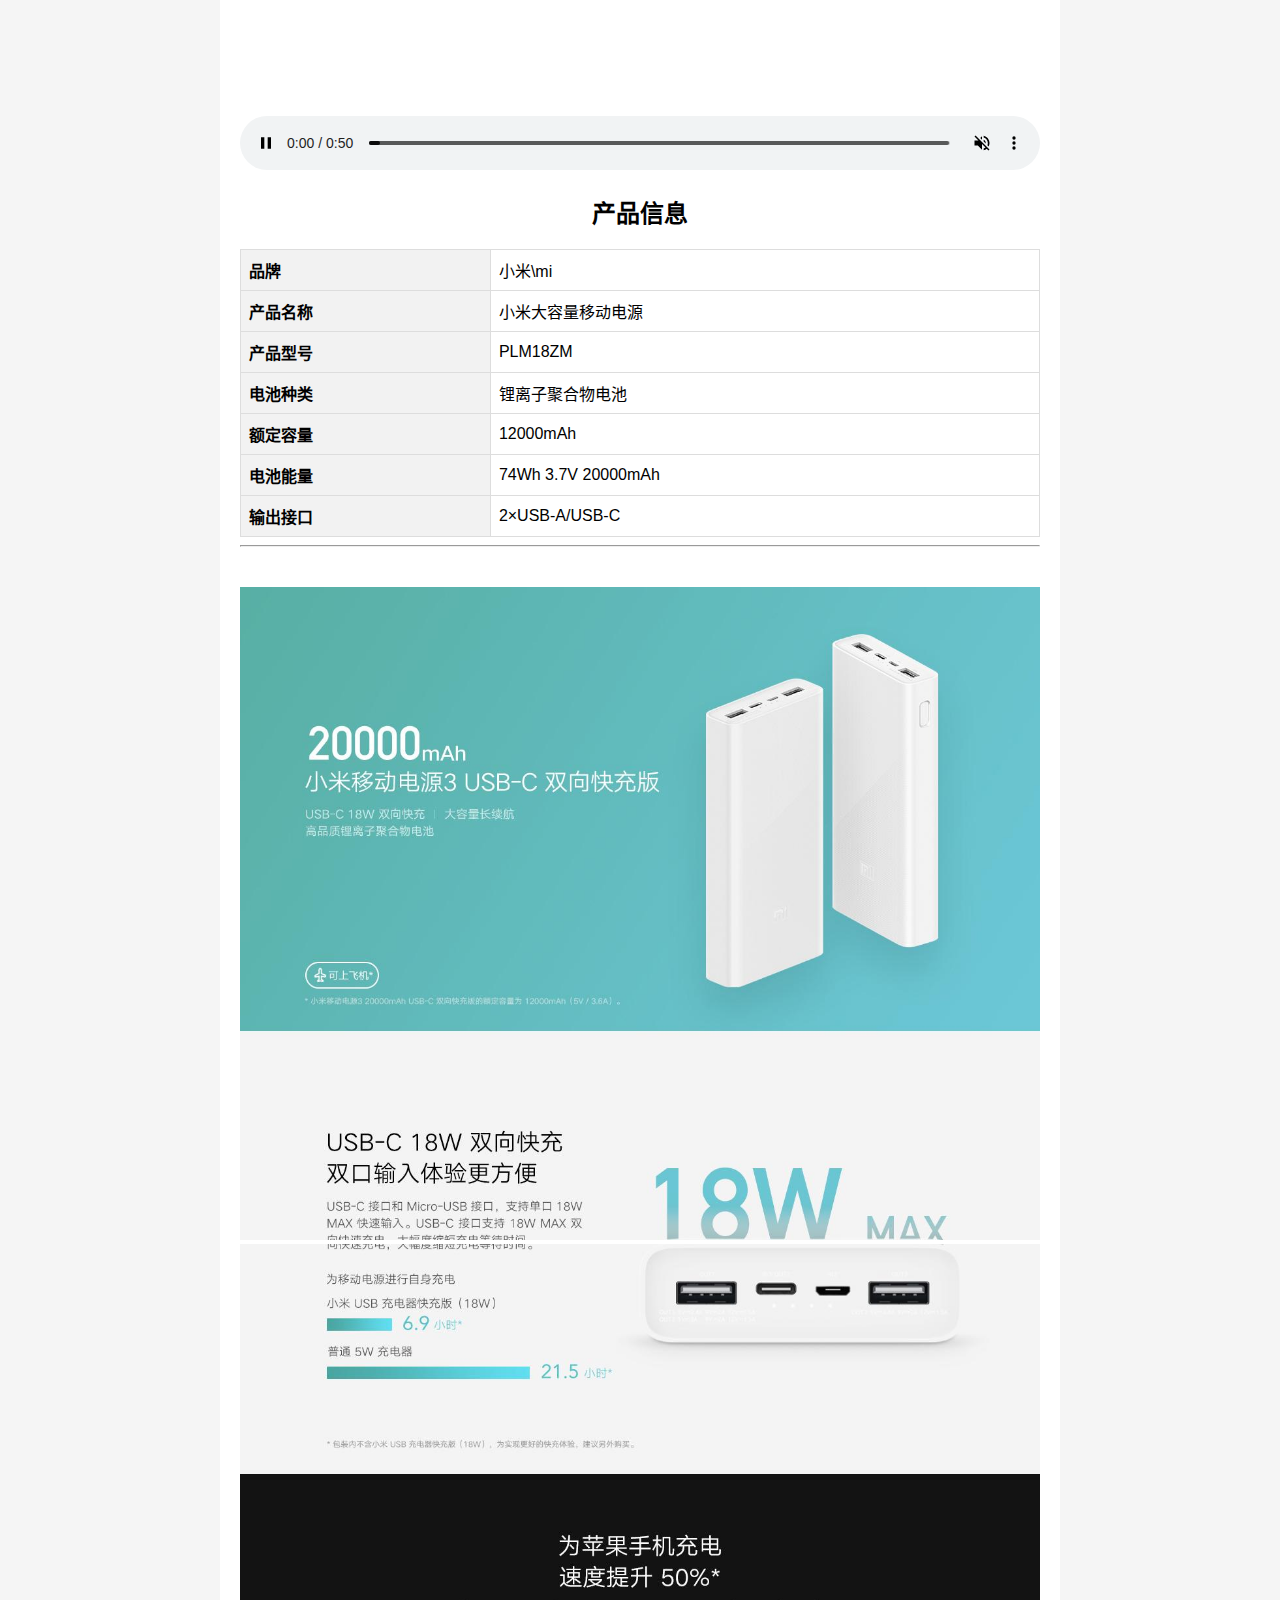
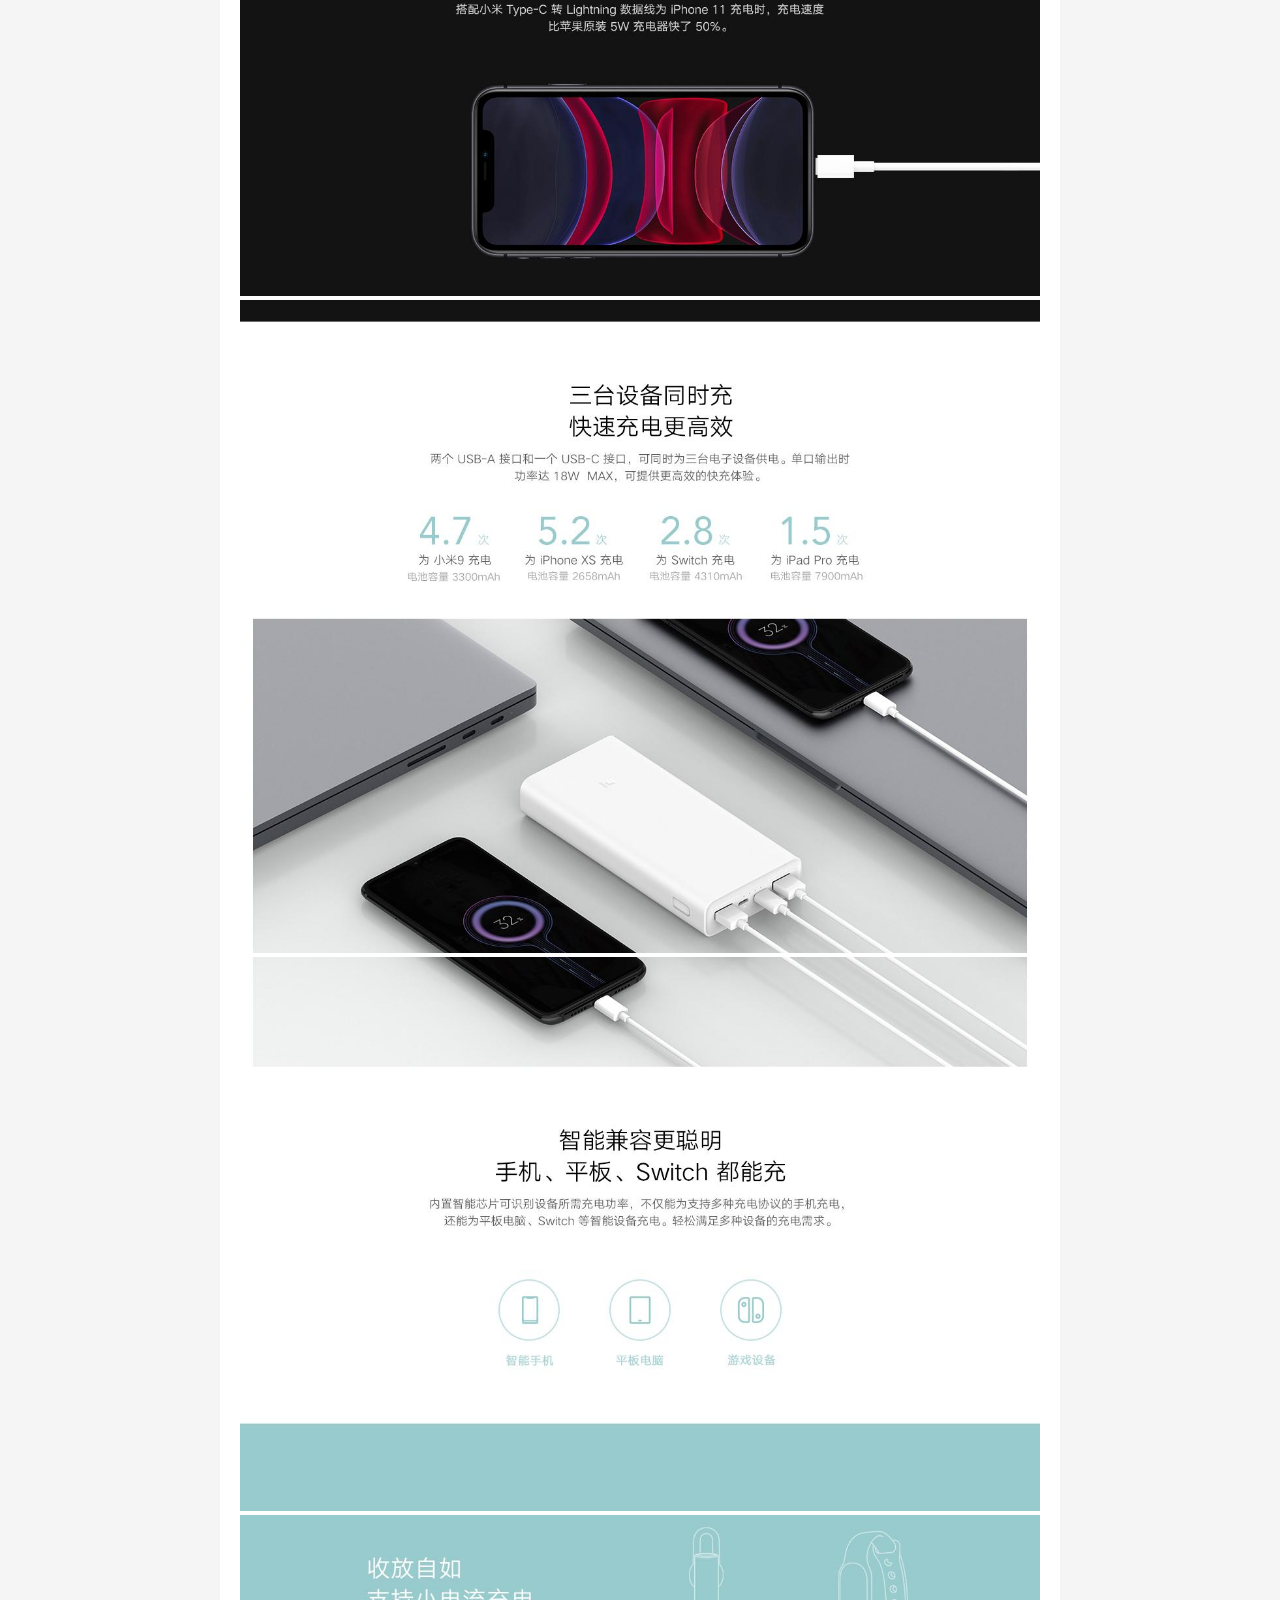
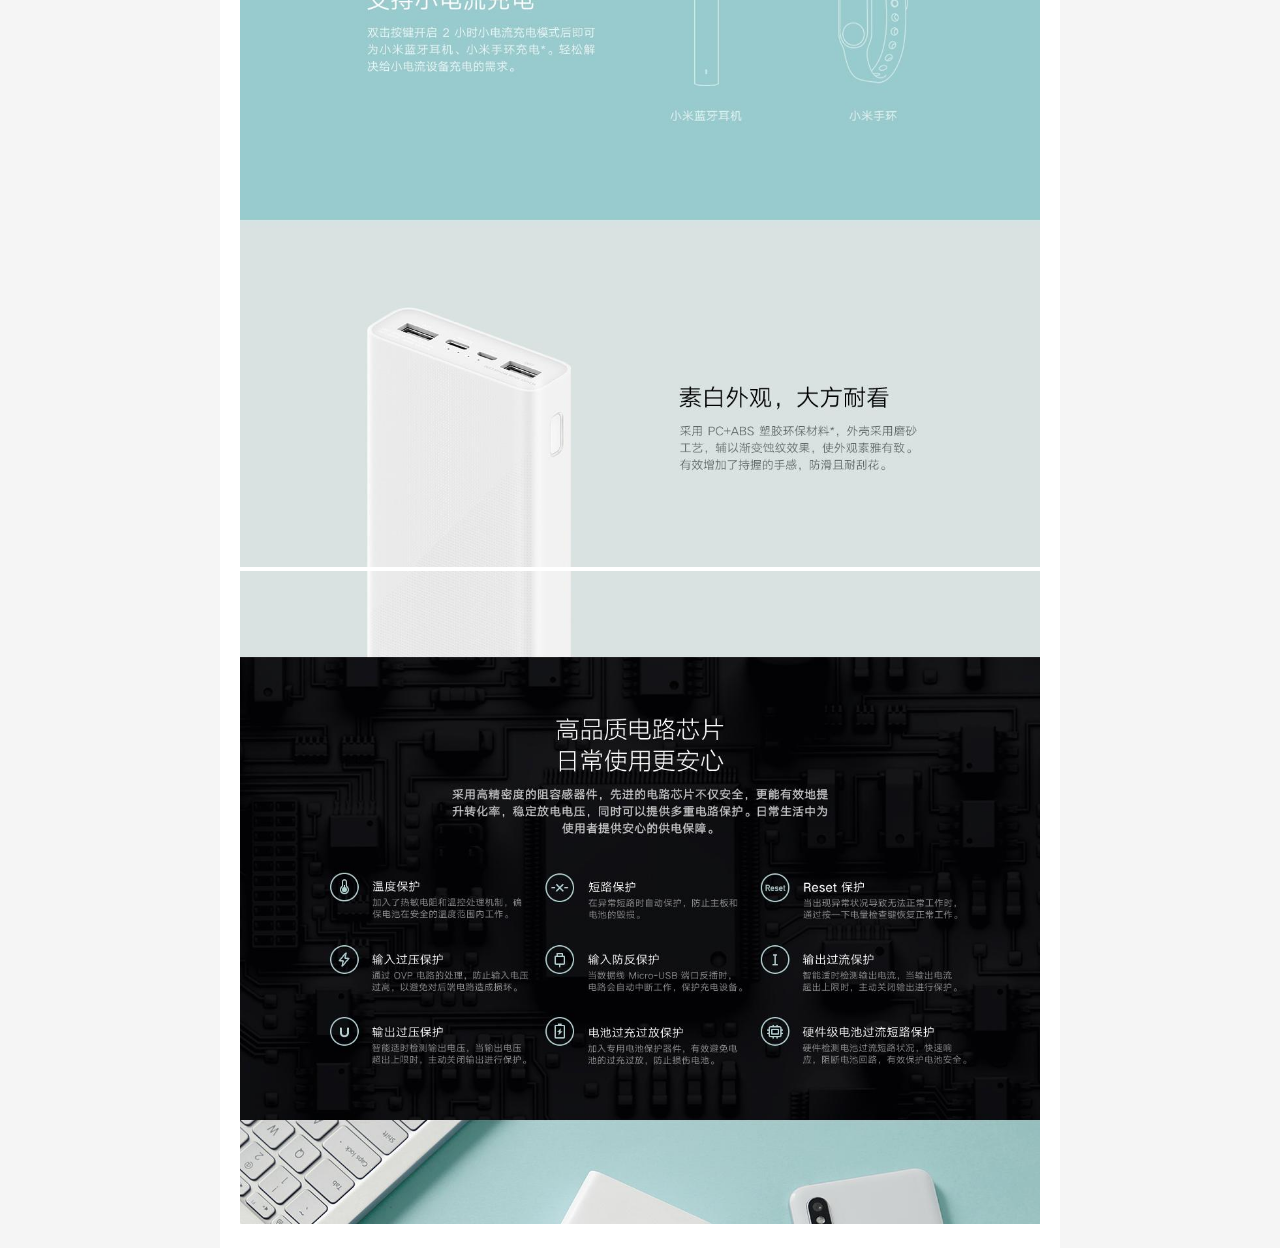
<file: index.html>
<!DOCTYPE html>
<html lang="zh-CN">
<head>
    <meta charset="UTF-8">
    <meta name="viewport" content="width=device-width, initial-scale=1.0">
    <title>产品信息</title>
    <link rel="stylesheet" href="css/c1.css" />
</head>
<body>
    <div class="container">
        <!-- <img src="asset/sofa (4).jpg" alt="沙发图片" class="product-image"> -->
			<video src="asset/videos/下载.mp4" class="product-video" controls autoplay muted>
			    您的浏览器不支持视频播放。
			</video>

        <div class="product-info">
            <h2>产品信息</h2>
            <table class="info-table">
                <tr>
                    <th>品牌</th>
                    <td>小米\mi</td>
                </tr>
                <tr>
                    <th>产品名称</th>
                    <td>小米大容量移动电源</td>
                </tr>
                <tr>
                    <th>产品型号</th>
                    <td>PLM18ZM</td>
                </tr>
                <tr>
                    <th>电池种类</th>
                    <td>锂离子聚合物电池</td>
                </tr>
                <tr>
                    <th>额定容量</th>
                    <td>12000mAh</td>
                </tr>
				<tr>
				    <th>电池能量</th>
				    <td>74Wh 3.7V 20000mAh</td>
				</tr>
				<tr>
				    <th>输出接口</th>
				    <td>2×USB-A/USB-C</td>
				</tr>
            </table>
        </div>
		<hr>
        <div class="section">
            <img src="asset/images/1.jpeg" alt="健康新体验">
			<img src="asset/images/2.jpeg" alt="健康新体验">
			<img src="asset/images/3.jpeg" alt="健康新体验">
			<img src="asset/images/4.jpeg" alt="健康新体验">
			<img src="asset/images/5.jpeg" alt="健康新体验">
			<img src="asset/images/6.jpeg" alt="健康新体验">
        </div>

<!-- 		<div class="section">
		    <h3>健康新体验 坐享舒适与健康</h3>
		    <img src="health-experience.jpg" alt="健康新体验">
		    <p>提供符合人体曲线的支撑和舒适度。凝程部和腰部的压力，让您长时间坐躺也能保持舒适和健康的姿势。</p>
		</div>
		
		<div class="section">
		    <h3>现代外观</h3>
		    <img src="modern-appearance.jpg" alt="现代外观">
		    <p>以现代时尚的外观设计为亮点，采用简洁线条和时尚色彩，能够轻松融入各类室内风格。</p>
		</div> -->
    </div>
</body>
</html>
</file>
<file: css/c1.css>
body {
	font-family: Arial, sans-serif;
	margin: 0;
	padding: 0;
	background-color: #f5f5f5;
}

.container {
	max-width: 800px;
	margin: 0 auto;
	background-color: #ffffff;
	padding: 20px;
}

.product-image {
	width: 100%;
	
}

.product-video {
	width: 100%;
	
}

.product-info {
	margin-top: 20px;
}

.product-info h2 {
	text-align: center;
}

.info-table {
	width: 100%;
	border-collapse: collapse;
	margin-top: 20px;
}

.info-table th,
.info-table td {
	border: 1px solid #dddddd;
	padding: 8px;
	text-align: left;
}

.info-table th {
	background-color: #f2f2f2;
}

.section {
	margin-top: 40px;
}

.section h3 {
	margin-bottom: 20px;
}

.section img {
	width: 100%;
	height: 50%;
	margin-bottom:0px;
}

.section p {
	line-height: 1.6;
}
</file>
